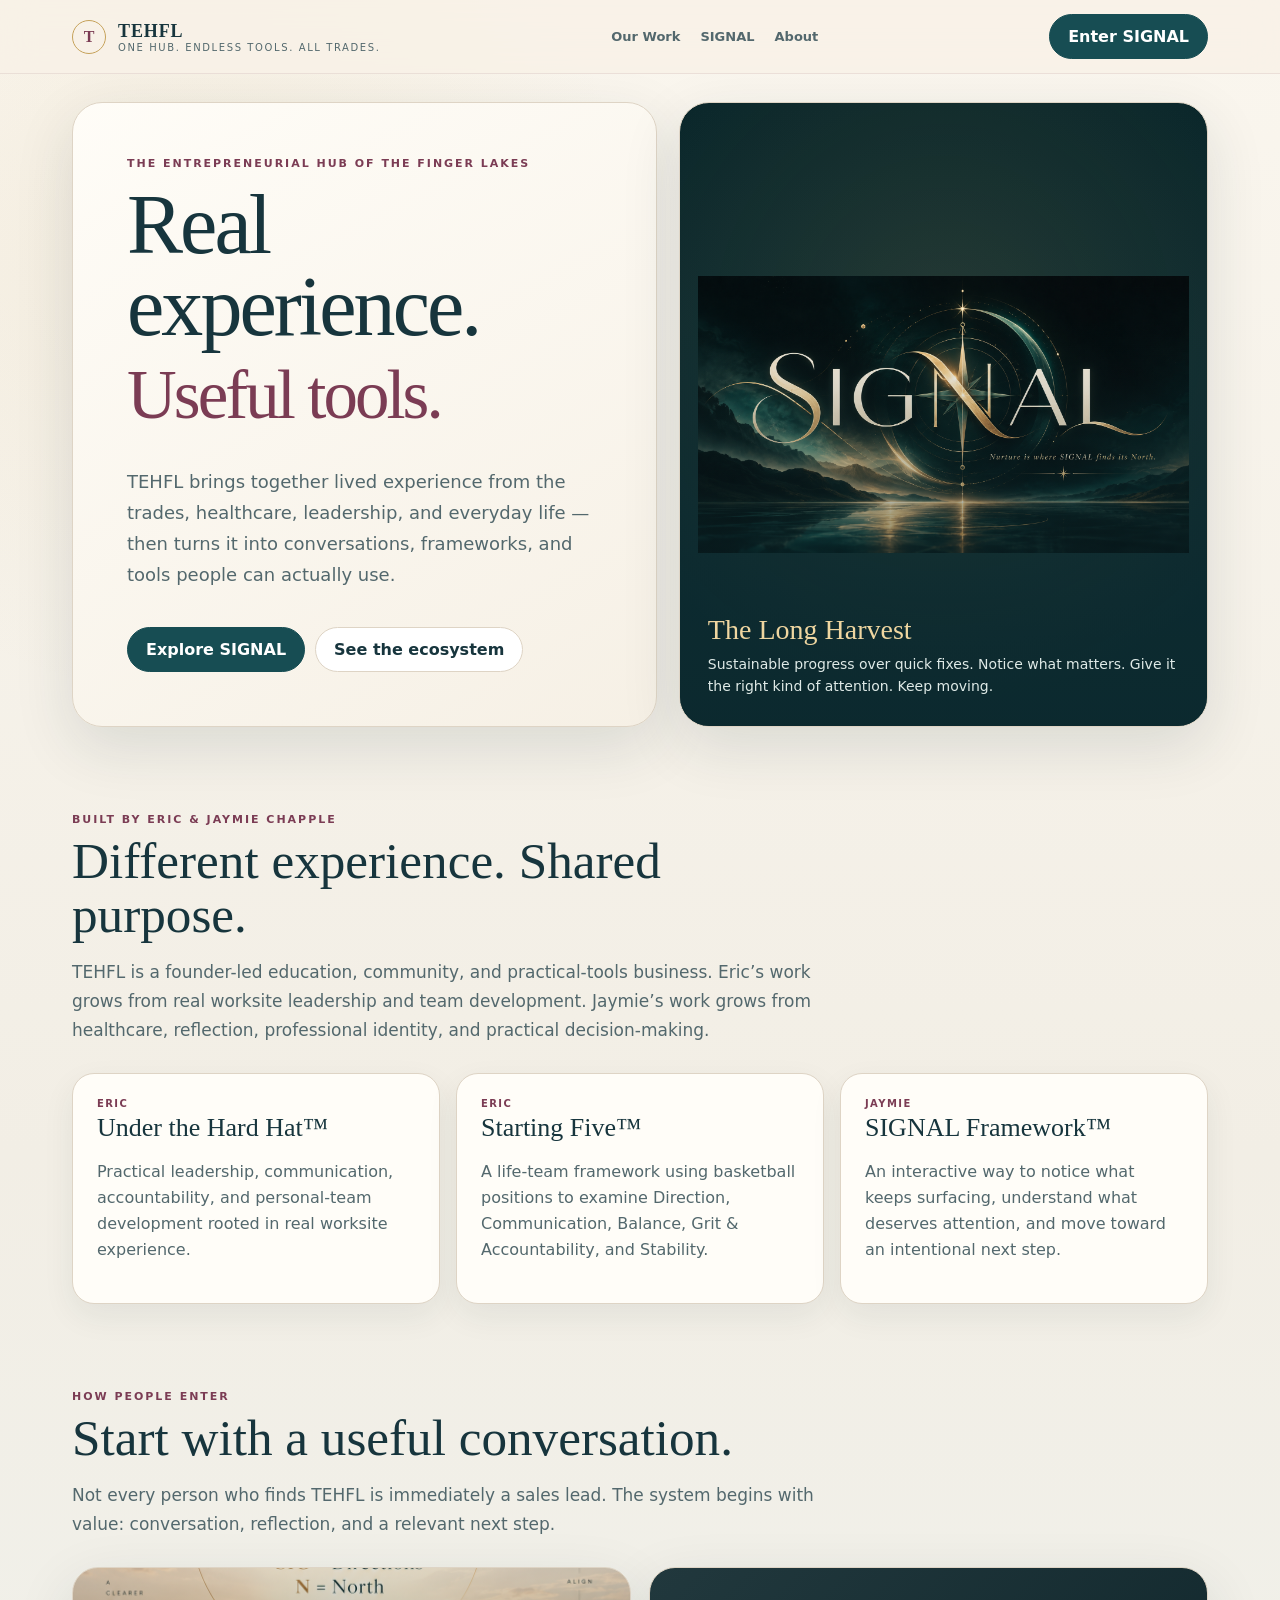
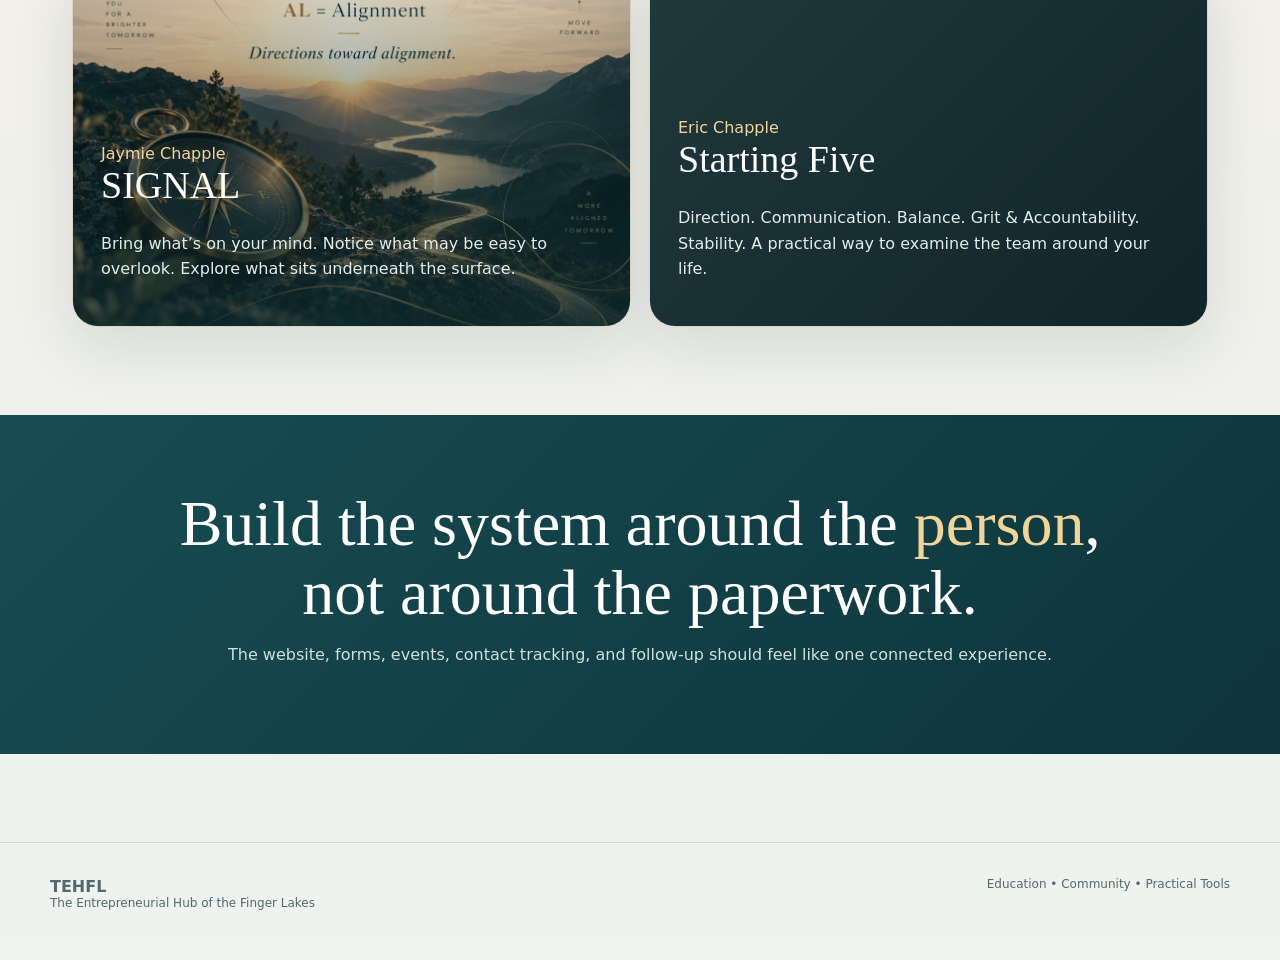
<file: index.html>
<!doctype html><html lang="en"><head><meta charset="utf-8"><meta name="viewport" content="width=device-width,initial-scale=1"><title>TEHFL — The Entrepreneurial Hub of the Finger Lakes</title><meta name="description" content="Education, conversation, and practical tools for real life and real work."><link rel="stylesheet" href="styles.css"></head><body>
<nav class="nav"><div class="nav-inner"><a class="brand" href="index.html"><div class="brand-mark">T</div><div><div class="brand-text">TEHFL</div><div class="brand-sub">One Hub. Endless Tools. All Trades.</div></div></a><div class="nav-links"><a href="#work">Our Work</a><a href="signal.html">SIGNAL</a><a href="#about">About</a></div><a class="btn primary" href="front-door.html">Enter SIGNAL</a></div></nav>
<section class="hero"><div class="hero-copy"><div class="kicker">The Entrepreneurial Hub of the Finger Lakes</div><h1>Real experience. <em>Useful tools.</em></h1><p>TEHFL brings together lived experience from the trades, healthcare, leadership, and everyday life — then turns it into conversations, frameworks, and tools people can actually use.</p><div style="display:flex;gap:10px;flex-wrap:wrap;margin-top:18px"><a class="btn primary" href="signal.html">Explore SIGNAL</a><a class="btn" href="#work">See the ecosystem</a></div></div><div class="hero-art"><img src="assets/signal-compass.png" alt="SIGNAL compass landscape"><div class="hero-caption"><div class="script">The Long Harvest</div><p>Sustainable progress over quick fixes. Notice what matters. Give it the right kind of attention. Keep moving.</p></div></div></section>
<section class="section" id="about"><div class="section-head"><div class="kicker">Built by Eric & Jaymie Chapple</div><h2>Different experience. Shared purpose.</h2><p>TEHFL is a founder-led education, community, and practical-tools business. Eric’s work grows from real worksite leadership and team development. Jaymie’s work grows from healthcare, reflection, professional identity, and practical decision-making.</p></div><div class="cards"><div class="card"><div class="eyebrow">Eric</div><h3>Under the Hard Hat™</h3><p>Practical leadership, communication, accountability, and personal-team development rooted in real worksite experience.</p></div><div class="card"><div class="eyebrow">Eric</div><h3>Starting Five™</h3><p>A life-team framework using basketball positions to examine Direction, Communication, Balance, Grit & Accountability, and Stability.</p></div><div class="card"><div class="eyebrow">Jaymie</div><h3>SIGNAL Framework™</h3><p>An interactive way to notice what keeps surfacing, understand what deserves attention, and move toward an intentional next step.</p></div></div></section>
<section class="section" id="work"><div class="section-head"><div class="kicker">How people enter</div><h2>Start with a useful conversation.</h2><p>Not every person who finds TEHFL is immediately a sales lead. The system begins with value: conversation, reflection, and a relevant next step.</p></div><div class="path-grid"><a class="path signal" href="signal.html"><div class="eyebrow">Jaymie Chapple</div><h3>SIGNAL</h3><p>Bring what’s on your mind. Notice what may be easy to overlook. Explore what sits underneath the surface.</p></a><div class="path eric"><div class="eyebrow">Eric Chapple</div><h3>Starting Five</h3><p>Direction. Communication. Balance. Grit & Accountability. Stability. A practical way to examine the team around your life.</p></div></div></section>
<div class="quote-band"><div class="quote-inner"><blockquote>Build the system around the <span class="script">person</span>, not around the paperwork.</blockquote><p>The website, forms, events, contact tracking, and follow-up should feel like one connected experience.</p></div></div>
<footer class="footer"><div class="footer-inner"><div><strong>TEHFL</strong><div class="small">The Entrepreneurial Hub of the Finger Lakes</div></div><div class="small">Education • Community • Practical Tools</div></div></footer></body></html>
</file>
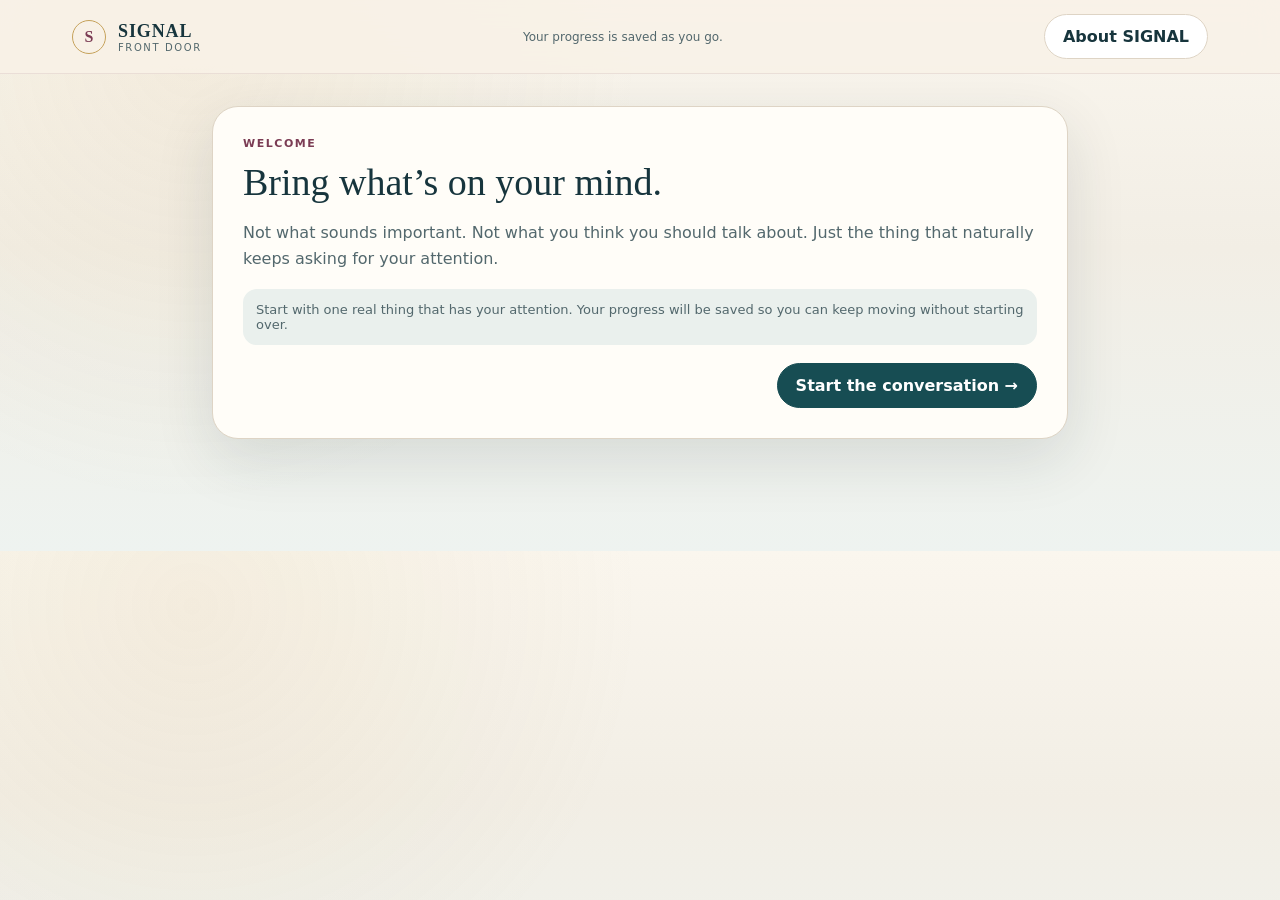
<file: front-door.html>
<!doctype html><html lang="en"><head><meta charset="utf-8"><meta name="viewport" content="width=device-width,initial-scale=1"><title>SIGNAL Front Door</title><meta name="description" content="Bring what’s on your mind. Start the conversation."><link rel="stylesheet" href="styles.css"></head><body>
<nav class="nav"><div class="nav-inner"><a class="brand" href="signal.html"><div class="brand-mark">S</div><div><div class="brand-text">SIGNAL</div><div class="brand-sub">Front Door</div></div></a><div class="small">Your progress is saved as you go.</div><a class="btn" href="signal.html">About SIGNAL</a></div></nav>
<div class="frontdoor-wrap"><div class="fd-card">
<div class="fd-step active" id="fd0"><div class="fd-meta">Welcome</div><h2>Bring what’s on your mind.</h2><p>Not what sounds important. Not what you think you should talk about. Just the thing that naturally keeps asking for your attention.</p><div class="note">Start with one real thing that has your attention. Your progress will be saved so you can keep moving without starting over.</div><div class="fd-actions"><span></span><button class="btn primary" onclick="go(1)">Start the conversation →</button></div></div>
<div class="fd-step" id="fd1"><div class="fd-meta">1 • Signal Spotting</div><h2>What are you noticing?</h2><p>Do not explain it perfectly yet. Just name what keeps surfacing.</p><textarea id="notice" placeholder="Something I keep noticing is..."></textarea><div class="fd-actions"><button class="btn" onclick="go(0)">← Back</button><button class="btn primary" onclick="need('notice',2)">Continue →</button></div></div>
<div class="fd-step" id="fd2"><div class="fd-meta">Save your place</div><h2>What should we call you?</h2><p>We ask for just enough information to save your place. The rest can wait until registration.</p><div class="summary-grid"><input id="first" placeholder="First name"><input id="email" type="email" placeholder="Email"></div><div class="fd-actions"><button class="btn" onclick="go(1)">← Back</button><button class="btn primary" onclick="contactNext()">Save & continue →</button></div></div>
<div class="fd-step" id="fd3"><div class="fd-meta">2 • Signal or Noise?</div><h2>Does this deserve your attention — or is it simply competing for it?</h2><div class="choices"><button class="choice" onclick="choose(this,'This keeps repeating')">This keeps repeating</button><button class="choice" onclick="choose(this,'This feels unusually important')">This feels unusually important</button><button class="choice" onclick="choose(this,'This may just be noise')">This may just be noise</button><button class="choice" onclick="choose(this,'I do not know yet')">I don’t know yet</button></div><div class="fd-actions"><button class="btn" onclick="go(2)">← Back</button><button class="btn primary" onclick="go(4)">Look underneath →</button></div></div>
<div class="fd-step" id="fd4"><div class="fd-meta">3 • The Signal Under the Signal</div><h2>What may be underneath the first thing you noticed?</h2><p>A feeling. A fear. A need. A pattern. An unfinished conversation. Stay curious without forcing certainty.</p><textarea id="under" placeholder="Underneath this, I wonder if..."></textarea><div class="fd-actions"><button class="btn" onclick="go(3)">← Back</button><button class="btn primary" onclick="go(5)">Continue →</button></div></div>
<div class="fd-step" id="fd5"><div class="fd-meta">4 • Identify Needs</div><h2>What might this be asking from you right now?</h2><p>Attention? Information? Rest? Support? A boundary? A conversation? Action? More time?</p><textarea id="needs" placeholder="What this may need is..."></textarea><div class="fd-actions"><button class="btn" onclick="go(4)">← Back</button><button class="btn primary" onclick="go(6)">Continue →</button></div></div>
<div class="fd-step" id="fd6"><div class="fd-meta">5 • Nurture the Long Harvest</div><h2>What needs time? Allow it.</h2><p>Some things need movement. Some need room. What could you stop forcing long enough to observe?</p><textarea id="grace" placeholder="I can give this time by..."></textarea><div class="fd-actions"><button class="btn" onclick="go(5)">← Back</button><button class="btn primary" onclick="go(7)">Start the conversation →</button></div></div>
<div class="fd-step" id="fd7"><div class="fd-meta">6 • Bring it with you</div><h2>What would you want to talk through with real people?</h2><p>You do not need a conclusion. Bring the thing that still has energy, tension, curiosity, or uncertainty around it.</p><textarea id="conversation" placeholder="The conversation I want to bring is..."></textarea><div class="fd-actions"><button class="btn" onclick="go(6)">← Back</button><button class="btn primary" onclick="showSummary()">See what I’m bringing →</button></div></div>
<div class="fd-step" id="fd8"><div class="fd-meta">You’ve already started</div><h2>Here’s what became clearer.</h2><div class="summary-grid" id="summary"></div><div class="note" style="margin-top:14px"><strong>Your SIGNAL is saved.</strong> If you choose to register, we’ll keep this reflection connected to your event record.</div><div class="fd-actions"><button class="btn" onclick="go(7)">← Revisit</button><button class="btn gold" onclick="go(9)">Complete registration →</button></div></div>
<div class="fd-step" id="fd9"><div class="fd-meta">Conversation Lab registration</div><h2>Only what’s still missing.</h2><div class="summary-grid"><input id="last" placeholder="Last name"><input id="mobile" placeholder="Mobile number"></div><label style="display:flex;gap:10px;margin-top:14px;align-items:flex-start;color:var(--ink-soft);font-size:13px"><input id="share" type="checkbox" checked style="width:auto;margin-top:3px"><span>Share my SIGNAL reflection with Jaymie before the Lab so the conversation can begin deeper.</span></label><div class="note" style="margin-top:14px">When you register, your event record and SIGNAL reflection are saved together.</div><div class="fd-actions"><button class="btn" onclick="go(8)">← Back</button><button class="btn primary" onclick="complete()">Register + save SIGNAL →</button></div></div>
<div class="fd-step" id="fd10"><div class="fd-meta">Registration saved</div><h2>Come curious. Leave with greater clarity.</h2><p>Your registration and SIGNAL reflection have been sent to the participant tracker.</p><div class="note" id="completeText"></div><div class="fd-actions"><a class="btn" href="signal.html">Back to SIGNAL</a><button class="btn primary" onclick="resetFlow()">Run again</button></div></div>
</div></div>
<script>
const ENDPOINT="https://script.google.com/macros/s/AKfycbwafd_afYsxHGTYk34LFQEfvVmRY-ySPoSYYUUNimFuIU9xz5PyiSjm4yHcu1wPY2B36Q/exec";
const key="signalFrontDoorV1";
const idKey="signalRegistrantIdV1";
const startedKey="signalStartedAtV1";
let signalChoice="";
let registrantId=localStorage.getItem(idKey);
if(!registrantId){
  registrantId="SIG-"+Date.now().toString(36).toUpperCase()+"-"+Math.random().toString(36).slice(2,7).toUpperCase();
  localStorage.setItem(idKey,registrantId);
}
if(!localStorage.getItem(startedKey)) localStorage.setItem(startedKey,new Date().toISOString());

function val(id){return(document.getElementById(id)?.value||"").trim()}
function go(n){
  document.querySelectorAll(".fd-step").forEach(x=>x.classList.remove("active"));
  document.getElementById("fd"+n).classList.add("active");
  window.scrollTo({top:0,behavior:"smooth"});
  saveLocal();
}
function need(id,n){if(!val(id)){document.getElementById(id).focus();return}go(n)}
function choose(el,v){
  signalChoice=v;
  document.querySelectorAll(".choice").forEach(x=>x.classList.remove("selected"));
  el.classList.add("selected");
  saveLocal();
}
function data(){
  return{
    registrantId,
    startedAt:localStorage.getItem(startedKey),
    firstName:val("first"),
    lastName:val("last"),
    email:val("email"),
    mobile:val("mobile"),
    notice:val("notice"),
    signalVsNoise:signalChoice,
    signalUnderSignal:val("under"),
    needs:val("needs"),
    grace:val("grace"),
    conversation:val("conversation"),
    sharePreference:(document.getElementById("share")?.checked??true)?"Full Reflection":"Private",
    event:"Oct 29 Conversation Lab",
    source:"SIGNAL Front Door"
  }
}
function saveLocal(){localStorage.setItem(key,JSON.stringify(data()))}
function esc(s){return(s||"").replace(/[&<>"]/g,m=>({"&":"&amp;","<":"&lt;",">":"&gt;",'"':"&quot;"}[m]))}

async function sendToTracker(action,extra={}){
  const payload={action,...data(),...extra};
  try{
    await fetch(ENDPOINT,{
      method:"POST",
      mode:"no-cors",
      headers:{"Content-Type":"text/plain;charset=utf-8"},
      body:JSON.stringify(payload),
      keepalive:true
    });
    return true;
  }catch(err){
    console.error("SIGNAL tracker write failed",err);
    return false;
  }
}

async function contactNext(){
  if(!val("first")){first.focus();return}
  if(!/^[^\s@]+@[^\s@]+\.[^\s@]+$/.test(val("email"))){email.focus();return}
  saveLocal();
  const btn=document.activeElement;
  if(btn){btn.disabled=true;btn.textContent="Saving…"}
  await sendToTracker("saveProgress",{registrationStatus:"In Progress",signalCompleted:false});
  if(btn){btn.disabled=false;btn.textContent="Save & continue →"}
  go(3);
}

async function showSummary(){
  saveLocal();
  let d=data(),rows=[
    ["What you’re noticing",d.notice],
    ["Signal vs. Noise",d.signalVsNoise||"Still deciding"],
    ["The Signal Under the Signal",d.signalUnderSignal||"Still forming"],
    ["What this may need",d.needs||"Still forming"],
    ["What needs time / grace",d.grace||"Still forming"],
    ["Conversation to bring",d.conversation||"Still forming"]
  ];
  summary.innerHTML=rows.map(r=>`<div class="sum"><b>${esc(r[0])}</b>${esc(r[1])}</div>`).join("");
  await sendToTracker("saveProgress",{registrationStatus:"In Progress",signalCompleted:true});
  go(8);
}

async function complete(){
  if(!val("last")){last.focus();return}
  if(!val("mobile")){mobile.focus();return}
  saveLocal();
  const btn=document.activeElement;
  if(btn){btn.disabled=true;btn.textContent="Registering…"}
  const ok=await sendToTracker("register",{registrationStatus:"Registered",signalCompleted:true,registeredAt:new Date().toISOString()});
  if(btn){btn.disabled=false;btn.textContent="Register + save SIGNAL →"}
  let d=data();
  completeText.innerHTML=`<strong>${esc(d.firstName)} ${esc(d.lastName)}</strong><br>${esc(d.email)} • ${esc(d.mobile)}<br><br>Status: Registered • Share preference: ${esc(d.sharePreference)}${ok?"":"<br><br><strong>Connection issue:</strong> your browser kept your answers, but the tracker may need another submission."}`;
  go(10);
}

function resetFlow(){
  localStorage.removeItem(key);
  localStorage.removeItem(idKey);
  localStorage.removeItem(startedKey);
  location.reload();
}

(function restore(){
  let x=localStorage.getItem(key);
  if(!x)return;
  try{
    let d=JSON.parse(x);
    const map={first:"firstName",email:"email",notice:"notice",under:"signalUnderSignal",needs:"needs",grace:"grace",conversation:"conversation",last:"lastName",mobile:"mobile"};
    Object.entries(map).forEach(([id,k])=>{let el=document.getElementById(id);if(el&&d[k])el.value=d[k]});
    signalChoice=d.signalVsNoise||"";
    if(signalChoice){
      document.querySelectorAll(".choice").forEach(el=>{if(el.textContent.trim()===signalChoice)el.classList.add("selected")});
    }
    if(document.getElementById("share") && d.sharePreference==="Private") document.getElementById("share").checked=false;
  }catch(e){}
})();

document.querySelectorAll("textarea,input").forEach(el=>el.addEventListener("input",saveLocal));
</script></body></html>
</file>
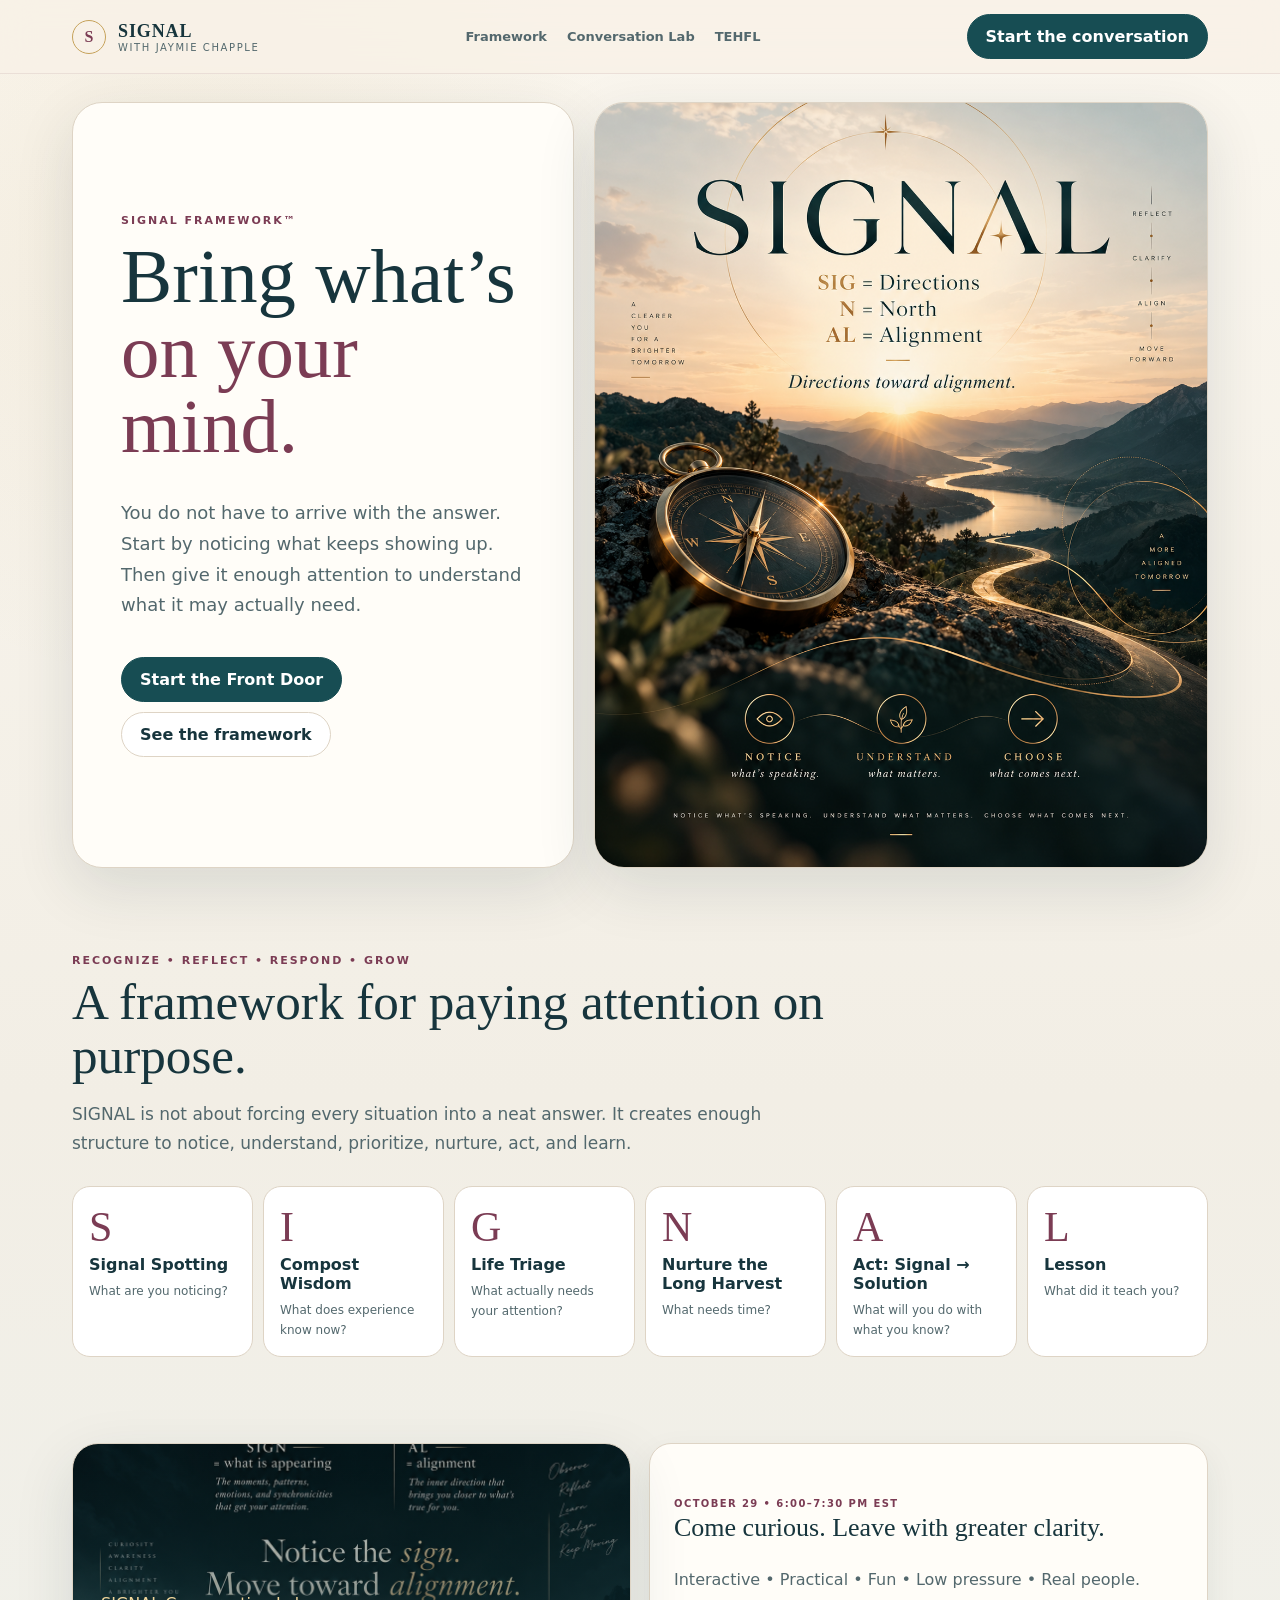
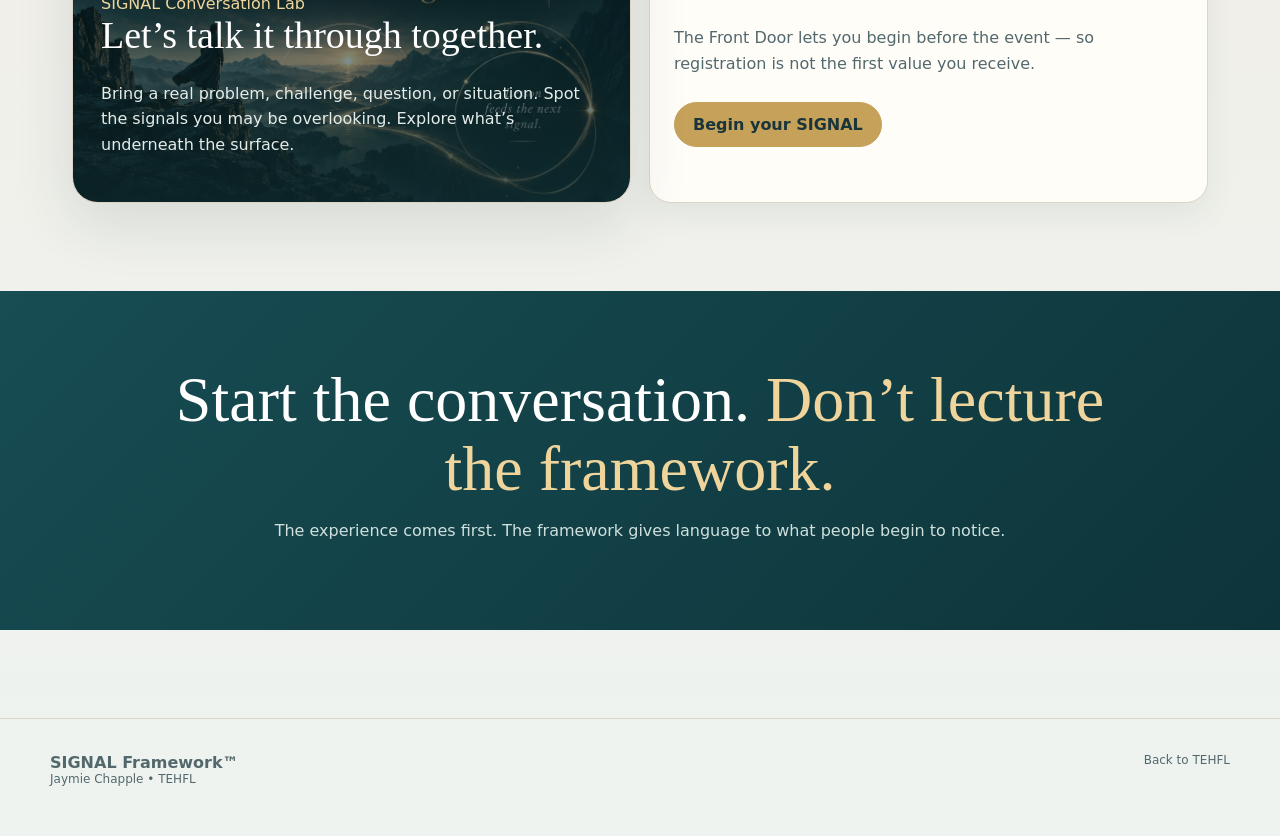
<file: signal.html>
<!doctype html><html lang="en"><head><meta charset="utf-8"><meta name="viewport" content="width=device-width,initial-scale=1"><title>SIGNAL Framework™ — Jaymie Chapple</title><meta name="description" content="Bring what’s on your mind. Let’s talk it through together."><link rel="stylesheet" href="styles.css"></head><body>
<nav class="nav"><div class="nav-inner"><a class="brand" href="index.html"><div class="brand-mark">S</div><div><div class="brand-text">SIGNAL</div><div class="brand-sub">with Jaymie Chapple</div></div></a><div class="nav-links"><a href="#framework">Framework</a><a href="#lab">Conversation Lab</a><a href="index.html">TEHFL</a></div><a class="btn primary" href="front-door.html">Start the conversation</a></div></nav>
<section class="signal-hero"><div class="signal-copy"><div class="kicker">SIGNAL Framework™</div><h1>Bring what’s <span class="script">on your mind.</span></h1><p>You do not have to arrive with the answer. Start by noticing what keeps showing up. Then give it enough attention to understand what it may actually need.</p><div style="display:flex;gap:10px;flex-wrap:wrap;margin-top:18px"><a class="btn primary" href="front-door.html">Start the Front Door</a><a class="btn" href="#framework">See the framework</a></div></div><div class="signal-image"><img src="assets/signal-directions.png" alt="SIGNAL directions toward alignment"></div></section>
<section class="section" id="framework"><div class="section-head"><div class="kicker">Recognize • Reflect • Respond • Grow</div><h2>A framework for paying attention on purpose.</h2><p>SIGNAL is not about forcing every situation into a neat answer. It creates enough structure to notice, understand, prioritize, nurture, act, and learn.</p></div><div class="loop"><div class="item"><div class="letter">S</div><b>Signal Spotting</b><span>What are you noticing?</span></div><div class="item"><div class="letter">I</div><b>Compost Wisdom</b><span>What does experience know now?</span></div><div class="item"><div class="letter">G</div><b>Life Triage</b><span>What actually needs your attention?</span></div><div class="item"><div class="letter">N</div><b>Nurture the Long Harvest</b><span>What needs time?</span></div><div class="item"><div class="letter">A</div><b>Act: Signal → Solution</b><span>What will you do with what you know?</span></div><div class="item"><div class="letter">L</div><b>Lesson</b><span>What did it teach you?</span></div></div></section>
<section class="section" id="lab"><div class="path-grid"><div class="path signal" style="background-image:linear-gradient(rgba(14,44,48,.15),rgba(14,44,48,.78)),url('assets/signal-alignment.png')"><div class="eyebrow">SIGNAL Conversation Lab</div><h3>Let’s talk it through together.</h3><p>Bring a real problem, challenge, question, or situation. Spot the signals you may be overlooking. Explore what’s underneath the surface.</p></div><div class="card" style="display:flex;flex-direction:column;justify-content:center"><div class="eyebrow">October 29 • 6:00–7:30 PM EST</div><h3>Come curious. Leave with greater clarity.</h3><p>Interactive • Practical • Fun • Low pressure • Real people.</p><p>The Front Door lets you begin before the event — so registration is not the first value you receive.</p><div style="margin-top:10px"><a class="btn gold" href="front-door.html">Begin your SIGNAL</a></div></div></div></section>
<div class="quote-band"><div class="quote-inner"><blockquote>Start the conversation. <span class="script">Don’t lecture the framework.</span></blockquote><p>The experience comes first. The framework gives language to what people begin to notice.</p></div></div>
<footer class="footer"><div class="footer-inner"><div><strong>SIGNAL Framework™</strong><div class="small">Jaymie Chapple • TEHFL</div></div><a class="small" href="index.html">Back to TEHFL</a></div></footer></body></html>
</file>
<file: styles.css>
:root{
  --ink:#17353d;--ink-soft:#53686d;--pine:#174d53;--pine-2:#0d343a;
  --cream:#f8f2e7;--paper:#fffdf8;--wine:#7b3c54;--gold:#c5a15a;
  --sage:#aab8a0;--line:#ded4c5;--mist:#eaf0ed;--shadow:0 20px 60px rgba(22,53,61,.12);
  --serif:Georgia,"Times New Roman",serif;--sans:Inter,ui-sans-serif,system-ui,-apple-system,BlinkMacSystemFont,"Segoe UI",sans-serif;
  --script:"Segoe Script","Apple Chancery","Lucida Handwriting","Brush Script MT",cursive;
}
*{box-sizing:border-box}html{scroll-behavior:smooth}body{margin:0;color:var(--ink);background:radial-gradient(circle at 15% 10%,rgba(197,161,90,.10),transparent 28rem),linear-gradient(180deg,#faf6ee 0%,#f2eee5 45%,#eef3f0 100%);font-family:var(--sans)}
a{color:inherit;text-decoration:none}img{max-width:100%;display:block}button{font:inherit}.small{font-size:12px;color:var(--ink-soft)}
.nav{position:sticky;top:0;z-index:50;backdrop-filter:blur(16px);background:rgba(248,242,231,.86);border-bottom:1px solid rgba(123,60,84,.10)}
.nav-inner{max-width:1180px;margin:auto;padding:14px 22px;display:flex;align-items:center;justify-content:space-between;gap:20px}.brand{display:flex;align-items:center;gap:12px}.brand-mark{width:34px;height:34px;border-radius:50%;border:1px solid var(--gold);display:grid;place-items:center;font-family:var(--serif);font-weight:700;color:var(--wine)}.brand-text{font:700 18px var(--serif);letter-spacing:.05em}.brand-sub{font-size:10px;letter-spacing:.16em;text-transform:uppercase;color:var(--ink-soft)}.nav-links{display:flex;gap:20px;align-items:center;font-size:13px;font-weight:700;color:var(--ink-soft)}.nav-links a:hover{color:var(--wine)}
.btn{display:inline-flex;align-items:center;justify-content:center;gap:8px;border-radius:999px;padding:12px 18px;border:1px solid var(--line);background:#fff;color:var(--ink);font-weight:800;transition:.2s ease;cursor:pointer}.btn:hover{transform:translateY(-1px);box-shadow:0 8px 26px rgba(22,53,61,.10)}.btn.primary{background:var(--pine);border-color:var(--pine);color:#fff}.btn.gold{background:var(--gold);border-color:var(--gold);color:#19353b}
.hero{max-width:1180px;margin:28px auto 0;padding:0 22px;display:grid;grid-template-columns:1.05fr .95fr;gap:22px;align-items:stretch}.hero-copy,.hero-art{border:1px solid var(--line);border-radius:30px;overflow:hidden;box-shadow:var(--shadow)}.hero-copy{min-height:590px;padding:54px;background:linear-gradient(150deg,rgba(255,253,248,.97),rgba(246,240,229,.94));display:flex;flex-direction:column;justify-content:center}.kicker{font-size:11px;letter-spacing:.18em;text-transform:uppercase;font-weight:900;color:var(--wine)}.hero h1{font:400 clamp(46px,6.7vw,84px)/.98 var(--serif);letter-spacing:-.035em;margin:14px 0 18px}.hero h1 em{font-family:var(--script);font-style:normal;color:var(--wine);font-size:.82em}.hero p{font-size:18px;line-height:1.72;color:var(--ink-soft);max-width:680px}.hero-art{position:relative;min-height:590px;background:radial-gradient(circle at 50% 35%,rgba(197,161,90,.14),transparent 24rem),linear-gradient(180deg,#07252a,#102f35);display:flex;align-items:center;justify-content:center;padding:18px}.hero-art img{width:100%;height:100%;object-fit:contain;object-position:center center}.hero-art:after{content:"";position:absolute;inset:0;background:linear-gradient(180deg,transparent 35%,rgba(10,39,44,.72))}.hero-caption{position:absolute;z-index:2;left:28px;right:28px;bottom:28px;color:#fff}.hero-caption .script{font:28px var(--script);color:#efd6a0}.hero-caption p{margin:8px 0 0;color:#dfeae7;font-size:14px;line-height:1.55}
.section{max-width:1180px;margin:86px auto;padding:0 22px}.section-head{max-width:760px;margin-bottom:28px}.section-head h2{font:400 clamp(34px,4vw,56px)/1.05 var(--serif);margin:8px 0 12px}.section-head p{color:var(--ink-soft);line-height:1.7;font-size:17px}.cards{display:grid;grid-template-columns:repeat(3,1fr);gap:16px}.card{background:var(--paper);border:1px solid var(--line);border-radius:22px;padding:24px;box-shadow:0 12px 32px rgba(22,53,61,.07)}.card h3{font:26px var(--serif);margin:4px 0 8px}.card p{color:var(--ink-soft);line-height:1.62}.card .eyebrow{font-size:10px;text-transform:uppercase;letter-spacing:.14em;font-weight:900;color:var(--wine)}
.path-grid{display:grid;grid-template-columns:1fr 1fr;gap:18px}.path{min-height:360px;border-radius:26px;padding:28px;border:1px solid var(--line);position:relative;overflow:hidden;box-shadow:var(--shadow);display:flex;flex-direction:column;justify-content:flex-end}.path.signal{background:linear-gradient(rgba(14,44,48,.12),rgba(14,44,48,.78)),url('assets/signal-directions.png') center/cover}.path.eric{background:linear-gradient(135deg,#21383d,#0f252a)}.path h3{font:38px var(--serif);margin:0 0 8px;color:#fff}.path p{color:#e4ece9;line-height:1.6;max-width:540px}.path .eyebrow{color:#f1d69b}
.quote-band{margin:88px 0;background:linear-gradient(135deg,#174d53,#0d343a);color:#fff;padding:74px 22px}.quote-inner{max-width:980px;margin:auto;text-align:center}.quote-inner blockquote{font:400 clamp(34px,5vw,64px)/1.08 var(--serif);margin:0}.quote-inner .script{font-family:var(--script);color:#efd59b}.quote-inner p{color:#cfe0dd;margin-top:18px}.footer{border-top:1px solid var(--line);padding:34px 22px 50px;color:var(--ink-soft)}.footer-inner{max-width:1180px;margin:auto;display:flex;justify-content:space-between;gap:20px;flex-wrap:wrap}
.signal-hero{max-width:1180px;margin:28px auto 0;padding:0 22px;display:grid;grid-template-columns:.9fr 1.1fr;gap:20px}.signal-copy,.signal-image{border-radius:30px;border:1px solid var(--line);overflow:hidden;box-shadow:var(--shadow)}.signal-copy{background:var(--paper);padding:48px;display:flex;flex-direction:column;justify-content:center}.signal-copy h1{font:400 clamp(48px,6vw,78px)/.98 var(--serif);margin:12px 0 16px}.signal-copy .script{font-family:var(--script);color:var(--wine)}.signal-copy p{font-size:18px;color:var(--ink-soft);line-height:1.7}.signal-image img{width:100%;height:100%;object-fit:cover}
.loop{display:grid;grid-template-columns:repeat(6,1fr);gap:10px}.loop .item{background:#fff;border:1px solid var(--line);border-radius:18px;padding:16px;min-height:150px}.loop .letter{font:42px var(--serif);color:var(--wine)}.loop b{display:block;margin:4px 0 6px}.loop span{font-size:12px;color:var(--ink-soft);line-height:1.45}
.frontdoor-wrap{max-width:900px;margin:32px auto;padding:0 22px 80px}.fd-card{background:var(--paper);border:1px solid var(--line);border-radius:26px;padding:30px;box-shadow:var(--shadow)}.fd-step{display:none}.fd-step.active{display:block}.fd-meta{font-size:11px;text-transform:uppercase;letter-spacing:.14em;color:var(--wine);font-weight:900}.fd-card h2{font:38px var(--serif);margin:10px 0}.fd-card p{color:var(--ink-soft);line-height:1.65}.fd-card textarea,.fd-card input{width:100%;border:1px solid #cec4b5;border-radius:14px;padding:14px;background:#fff;color:var(--ink);font:inherit}.fd-card textarea{min-height:150px;resize:vertical}.fd-actions{display:flex;justify-content:space-between;gap:10px;margin-top:18px;flex-wrap:wrap}.choices{display:grid;grid-template-columns:1fr 1fr;gap:10px}.choice{border:1px solid var(--line);background:#fff;padding:13px;border-radius:14px;text-align:left;font-weight:800;color:var(--ink);cursor:pointer}.choice.selected{border-color:var(--wine);background:#fbf1f4}.summary-grid{display:grid;grid-template-columns:1fr 1fr;gap:10px}.sum{background:#fff;border:1px solid var(--line);border-radius:14px;padding:13px}.sum b{display:block;color:var(--wine);font-size:10px;text-transform:uppercase;letter-spacing:.09em;margin-bottom:6px}.note{background:var(--mist);border-radius:14px;padding:13px;color:var(--ink-soft);font-size:13px}
@media(max-width:900px){.hero,.signal-hero,.path-grid{grid-template-columns:1fr}.cards{grid-template-columns:1fr}.loop{grid-template-columns:1fr 1fr}.hero-copy{min-height:auto;padding:34px}.nav-links{display:none}}@media(max-width:600px){.loop,.choices,.summary-grid{grid-template-columns:1fr}.signal-copy{padding:30px}}
</file>
